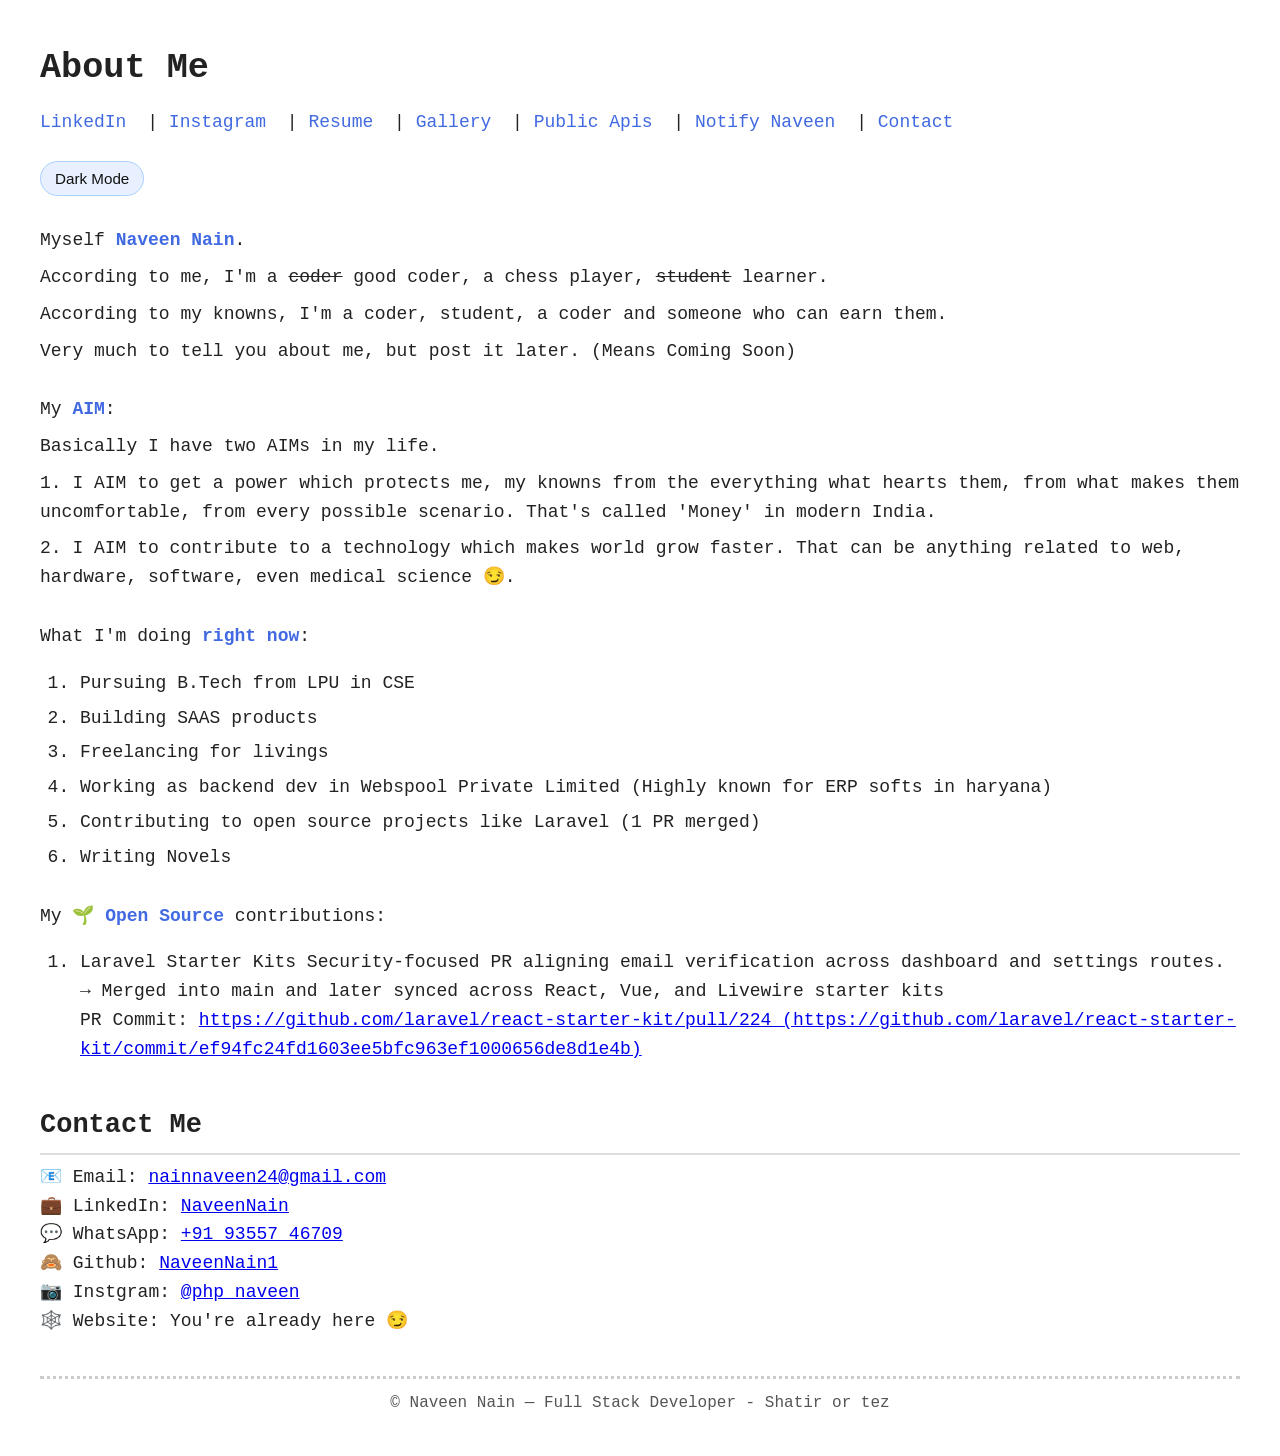
<file: index.html>
<!DOCTYPE html>
<html lang="en">
<head>
    <meta charset="UTF-8">
    <meta name="viewport" content="width=device-width, initial-scale=1.0">
    <title>Naveen Nain | Full Stack Developer</title>
    <link rel="sitemap" type="application/xml" title="Sitemap" href="/sitemap.xml">
    <link rel="stylesheet" href="index.css">
</head>

<body>

<header>
    <h1>About Me</h1>

    <nav>
        <a href="https://www.linkedin.com/in/naveennain/" target="_blank">LinkedIn</a> |
        <a href="https://instagram.com/php_naveen" target="_blank">Instagram</a> |
        <a href="https://resume.naveennain.in" target="_blank">Resume</a> |
        <a href="gallery.html" target="_self">Gallery</a> |
        <a href="public-apis.html" target="_self">Public Apis</a> |
        <a href="notify-naveen.html" target="_self">Notify Naveen</a> |
        <a href="#contact">Contact</a>
    </nav>
    <button id="theme-toggle" type="button">Dark Mode</button>
</header>

<section>
    <p>Myself <span class="highlight">Naveen Nain</span>.</p>
<p>According to me, I'm a <del>coder</del> good coder, a chess player, <del>student</del> learner.</p>
<p>According to my knowns, I'm a coder, student, a coder and someone who can earn them.</p>
<p>
  
Very much to tell you about me, but post it later. (Means Coming Soon)
</p>
   
</section>


<section>
    <p>My <span class="highlight">AIM</span>:</p>
    <p>Basically I have two AIMs in my life.</p>
<p>1. I AIM to get a power which protects me, my knowns from the everything what hearts them, from what makes them uncomfortable, from every possible scenario. That's called 'Money' in modern India.</p>
</p>
<p>2. I AIM to contribute to a technology which makes world grow faster. That can be anything related to web, hardware, software, even medical science 😏.</p>
</p>
</section>

<section>
    <p>What I'm doing <span class="highlight">right now</span>:</p>
    <ol type="">
        <li>Pursuing B.Tech from LPU in CSE</li>
        <li>Building SAAS products</li>
        <li>Freelancing for livings</li>
        <li>Working as backend dev in Webspool Private Limited (Highly known for ERP softs in haryana)</li>
        <li>Contributing to open source projects like Laravel (1 PR merged)</li>
        <li>Writing Novels</li>
    </ol>
 
</section>
<section>
    <p>My <span class="highlight">🌱 Open Source</span> contributions:</p>
    <ol type="">
        <li>Laravel Starter Kits
Security-focused PR aligning email verification across dashboard and settings routes.<br>
→ Merged into main and later synced across React, Vue, and Livewire starter kits<br>
PR Commit: <a href="https://github.com/laravel/react-starter-kit/commit/ef94fc24fd1603ee5bfc963ef1000656de8d1e4b">https://github.com/laravel/react-starter-kit/pull/224 (https://github.com/laravel/react-starter-kit/commit/ef94fc24fd1603ee5bfc963ef1000656de8d1e4b)</a>
</li>
        
    </ol>
 
</section>

<section id="contact">
    <h2>Contact Me</h2>
    <p>
        📧 Email: <a href="mailto:nainnaveen24@gmail.com">nainnaveen24@gmail.com</a><br>
        💼 LinkedIn: <a href="https://www.linkedin.com/in/naveennain/">NaveenNain</a><br>
        💬 WhatsApp: <a href="https://wa.me/919355746709">+91 93557 46709</a><br>
        🙈 Github: <a href="https://github.com/NaveenNain1">NaveenNain1</a><br>
        📷 Instgram: <a href="https://instagram.com/php_naveen">@php_naveen</a><br>
        🕸️ Website: You're already here 😏
    </p>
</section>

<footer>
    © Naveen Nain — Full Stack Developer - Shatir or tez
</footer>

<script>
(function() {
    const themeToggle = document.getElementById('theme-toggle');
    const root = document.documentElement;
    const storedTheme = localStorage.getItem('theme');
    const prefersDark = window.matchMedia('(prefers-color-scheme: dark)').matches;
    const setTheme = theme => {
        root.setAttribute('data-theme', theme);
        themeToggle.textContent = theme === 'dark' ? 'Light Mode' : 'Dark Mode';
    };
    const currentTheme = storedTheme || (prefersDark ? 'dark' : 'light');
    setTheme(currentTheme);
    themeToggle.addEventListener('click', function() {
        const nextTheme = root.getAttribute('data-theme') === 'dark' ? 'light' : 'dark';
        setTheme(nextTheme);
        localStorage.setItem('theme', nextTheme);
    });
})();
</script>

</body>
</html>
</file>
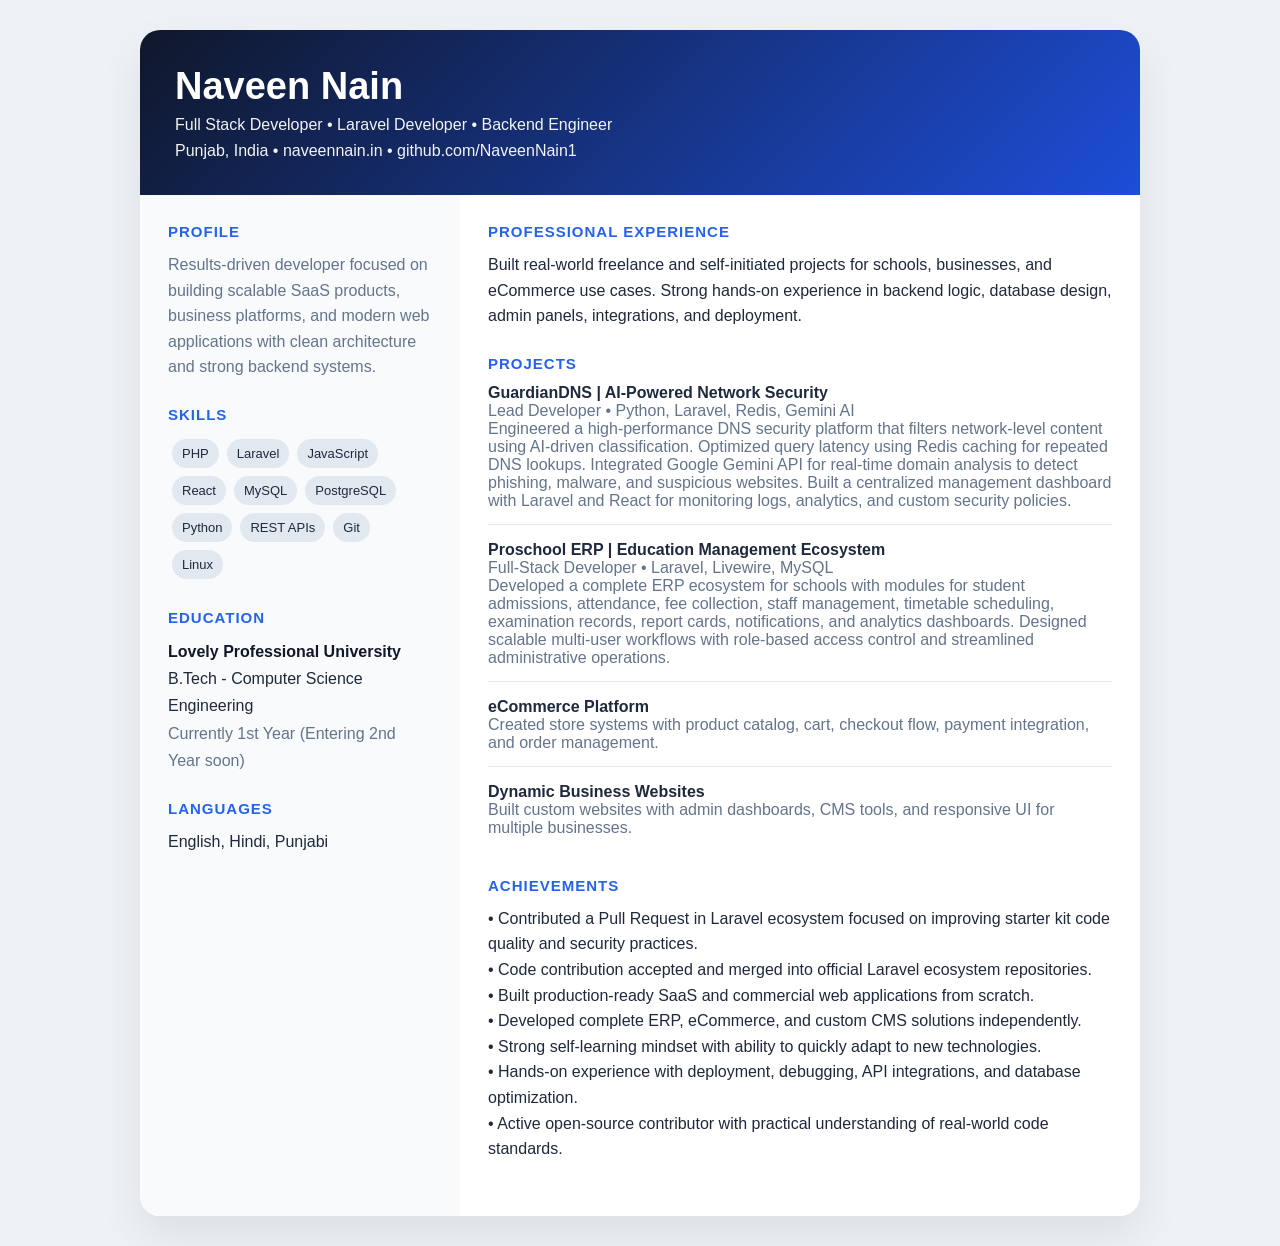
<file: cv.html>
<!DOCTYPE html>
<html lang="en">
<head>
<meta charset="UTF-8">
<meta name="viewport" content="width=device-width, initial-scale=1.0">
<title>Naveen Nain | Resume</title>
<style>
*{margin:0;padding:0;box-sizing:border-box}body{font-family:Inter,Arial,sans-serif;background:#eef2f7;color:#1e293b;padding:30px}.resume{max-width:1000px;margin:auto;background:#fff;border-radius:20px;overflow:hidden;box-shadow:0 20px 45px rgba(0,0,0,.08)}.top{background:linear-gradient(135deg,#0f172a,#1d4ed8);color:#fff;padding:35px}.top h1{font-size:38px}.top p{margin-top:8px;opacity:.95}.main{display:grid;grid-template-columns:320px 1fr}.left{background:#f8fafc;padding:28px}.right{padding:28px}.section{margin-bottom:26px}.section h3{font-size:15px;text-transform:uppercase;letter-spacing:1px;color:#2563eb;margin-bottom:12px}.item{margin-bottom:12px;line-height:1.6}.skills span{display:inline-block;background:#e2e8f0;padding:7px 10px;border-radius:999px;margin:4px;font-size:13px}.project{margin-bottom:16px;padding-bottom:14px;border-bottom:1px solid #e5e7eb}.project:last-child{border:none}.muted{color:#64748b}.edu{line-height:1.7}.highlight{font-weight:600;color:#111827}@media(max-width:820px){.main{grid-template-columns:1fr}.left{border-bottom:1px solid #e5e7eb}body{padding:10px}}
</style>
</head>
<body>
<div class="resume">
<div class="top">
<h1>Naveen Nain</h1>
<p>Full Stack Developer • Laravel Developer • Backend Engineer</p>
<p>Punjab, India • naveennain.in • github.com/NaveenNain1</p>
</div>
<div class="main">
<div class="left">
<div class="section">
<h3>Profile</h3>
<p class="item muted">Results-driven developer focused on building scalable SaaS products, business platforms, and modern web applications with clean architecture and strong backend systems.</p>
</div>
<div class="section">
<h3>Skills</h3>
<div class="skills">
<span>PHP</span><span>Laravel</span><span>JavaScript</span><span>React</span><span>MySQL</span><span>PostgreSQL</span><span>Python</span><span>REST APIs</span><span>Git</span><span>Linux</span>
</div>
</div>
<div class="section">
<h3>Education</h3>
<p class="edu"><span class="highlight">Lovely Professional University</span><br>B.Tech - Computer Science Engineering<br><span class="muted">Currently 1st Year (Entering 2nd Year soon)</span></p>
</div>
<div class="section">
<h3>Languages</h3>
<p class="item">English, Hindi, Punjabi</p>
</div>
</div>
<div class="right">
<div class="section">
<h3>Professional Experience</h3>
<p class="item">Built real-world freelance and self-initiated projects for schools, businesses, and eCommerce use cases. Strong hands-on experience in backend logic, database design, admin panels, integrations, and deployment.</p>
</div>
<div class="section">
<h3>Projects</h3>
<div class="project"><strong>GuardianDNS | AI-Powered Network Security</strong><div class="muted">Lead Developer • Python, Laravel, Redis, Gemini AI<br>Engineered a high-performance DNS security platform that filters network-level content using AI-driven classification. Optimized query latency using Redis caching for repeated DNS lookups. Integrated Google Gemini API for real-time domain analysis to detect phishing, malware, and suspicious websites. Built a centralized management dashboard with Laravel and React for monitoring logs, analytics, and custom security policies.</div></div>
<div class="project"><strong>Proschool ERP | Education Management Ecosystem</strong><div class="muted">Full-Stack Developer • Laravel, Livewire, MySQL<br>Developed a complete ERP ecosystem for schools with modules for student admissions, attendance, fee collection, staff management, timetable scheduling, examination records, report cards, notifications, and analytics dashboards. Designed scalable multi-user workflows with role-based access control and streamlined administrative operations.</div></div>
<div class="project"><strong>eCommerce Platform</strong><div class="muted">Created store systems with product catalog, cart, checkout flow, payment integration, and order management.</div></div>
<div class="project"><strong>Dynamic Business Websites</strong><div class="muted">Built custom websites with admin dashboards, CMS tools, and responsive UI for multiple businesses.</div></div>
</div>
<div class="section">
<h3>Achievements</h3>
<p class="item">• Contributed a Pull Request in Laravel ecosystem focused on improving starter kit code quality and security practices.<br>• Code contribution accepted and merged into official Laravel ecosystem repositories.<br>• Built production-ready SaaS and commercial web applications from scratch.<br>• Developed complete ERP, eCommerce, and custom CMS solutions independently.<br>• Strong self-learning mindset with ability to quickly adapt to new technologies.<br>• Hands-on experience with deployment, debugging, API integrations, and database optimization.<br>• Active open-source contributor with practical understanding of real-world code standards.</p>
</div>
</div>
</div>
</div>
</body>
</html>
</file>
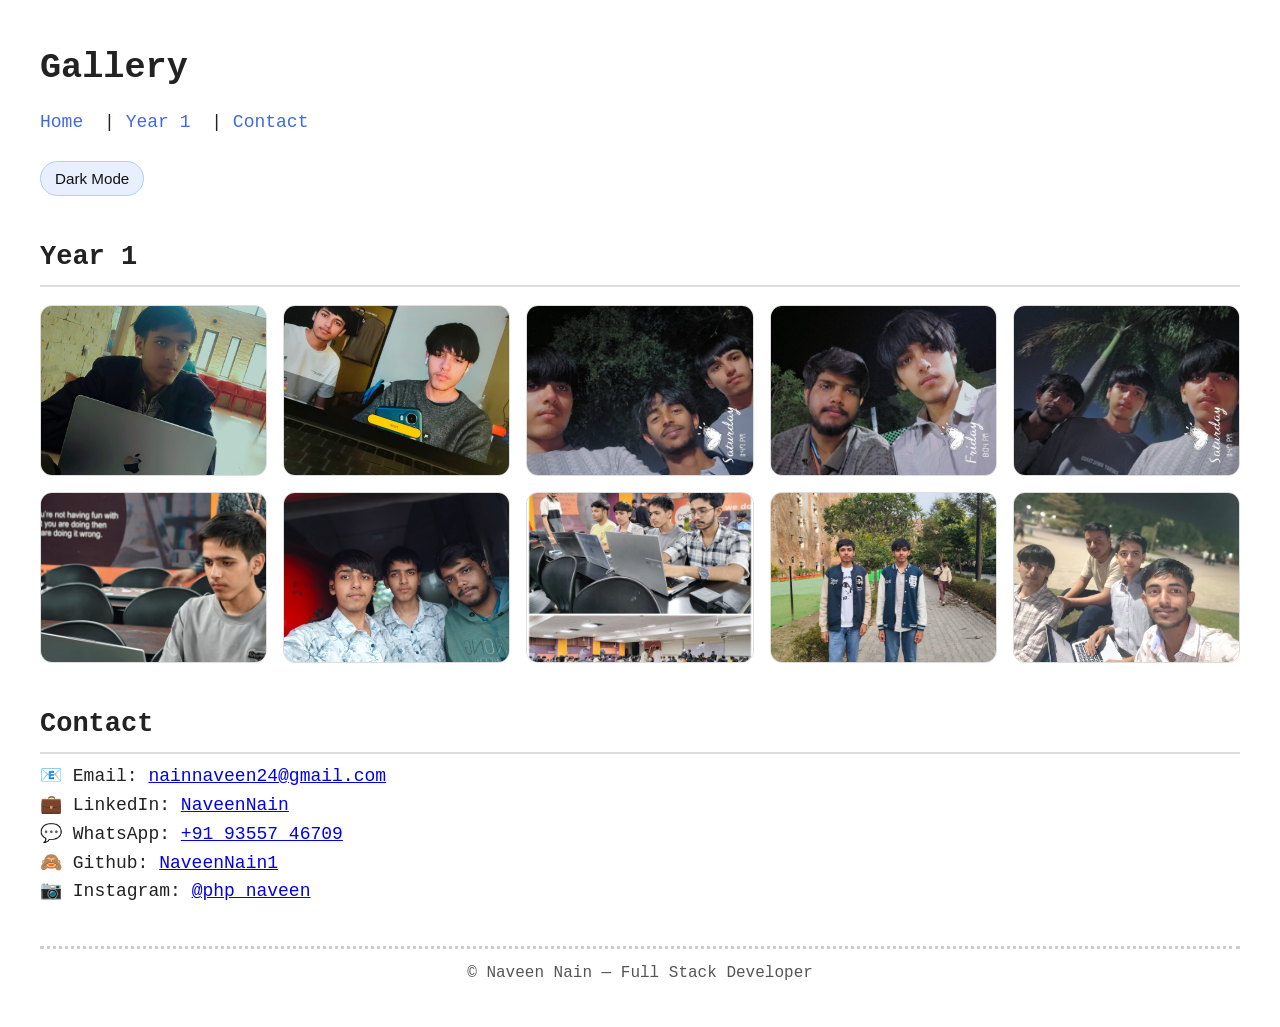
<file: gallery.html>
<!DOCTYPE html>
<html lang="en">
<head>
    <meta charset="UTF-8">
    <meta name="viewport" content="width=device-width, initial-scale=1.0">
    <title>Gallery | Naveen Nain</title>
    <link rel="stylesheet" href="index.css">
</head>

<body>

<header>
    <h1>Gallery</h1>

    <nav>
        <a href="index.html">Home</a> |
        <a href="#year1">Year 1</a> |
        <a href="#contact">Contact</a>
    </nav>
    <button id="theme-toggle" type="button">Dark Mode</button>
</header>

<section id="year1">
    <h2>Year 1</h2>
    <div class="gallery-grid">
        <figure class="gallery-item">
            <a href="images/gallery/naveen.jpeg" target="_blank" rel="noopener noreferrer">
                <img src="images/gallery/naveen.jpeg" alt="Naveen" loading="lazy">
            </a>
        </figure>
        <figure class="gallery-item">
            <a href="images/gallery/naveen_and_nitish.jpeg" target="_blank" rel="noopener noreferrer">
                <img src="images/gallery/naveen_and_nitish.jpeg" alt="Naveen and Nitish" loading="lazy">
            </a>
        </figure>
        <figure class="gallery-item">
            <a href="images/gallery/Naveen%20Samir%20Nitish.jpeg" target="_blank" rel="noopener noreferrer">
                <img src="images/gallery/Naveen%20Samir%20Nitish.jpeg" alt="Naveen Samir Nitish" loading="lazy">
            </a>
        </figure>
        <figure class="gallery-item">
            <a href="images/gallery/naveen%20and%20aman.jpeg" target="_blank" rel="noopener noreferrer">
                <img src="images/gallery/naveen%20and%20aman.jpeg" alt="Naveen and Aman" loading="lazy">
            </a>
        </figure>
        <figure class="gallery-item">
            <a href="images/gallery/naveen%20samir%20nitish%202.jpeg" target="_blank" rel="noopener noreferrer">
                <img src="images/gallery/naveen%20samir%20nitish%202.jpeg" alt="Naveen Samir Nitish 2" loading="lazy">
            </a>
        </figure>
        <figure class="gallery-item">
            <a href="images/gallery/naveen2.jpeg" target="_blank" rel="noopener noreferrer">
                <img src="images/gallery/naveen2.jpeg" alt="Naveen 2" loading="lazy">
            </a>
        </figure>
        <figure class="gallery-item">
            <a href="images/gallery/naveen%20nitish%20aman.jpeg" target="_blank" rel="noopener noreferrer">
                <img src="images/gallery/naveen%20nitish%20aman.jpeg" alt="Naveen Nitish Aman" loading="lazy">
            </a>
        </figure>
        <figure class="gallery-item">
            <a href="images/gallery/naveen%20nitish%20gourav%20shashank.jpeg" target="_blank" rel="noopener noreferrer">
                <img src="images/gallery/naveen%20nitish%20gourav%20shashank.jpeg" alt="Naveen Nitish Gourav Shashank" loading="lazy">
            </a>
        </figure>
        <figure class="gallery-item">
            <a href="images/gallery/naveen%20and%20nitish.jpeg" target="_blank" rel="noopener noreferrer">
                <img src="images/gallery/naveen%20and%20nitish.jpeg" alt="Naveen and Nitish" loading="lazy">
            </a>
        </figure>
        <figure class="gallery-item">
            <a href="images/gallery/1st%20sem%20classmates.jpeg" target="_blank" rel="noopener noreferrer">
                <img src="images/gallery/1st%20sem%20classmates.jpeg" alt="1st sem classmates" loading="lazy">
            </a>
        </figure>
    </div>
</section>
 

<section id="contact">
    <h2>Contact</h2>
    <p>
        📧 Email: <a href="mailto:nainnaveen24@gmail.com">nainnaveen24@gmail.com</a><br>
        💼 LinkedIn: <a href="https://www.linkedin.com/in/naveennain/">NaveenNain</a><br>
        💬 WhatsApp: <a href="https://wa.me/919355746709">+91 93557 46709</a><br>
        🙈 Github: <a href="https://github.com/NaveenNain1">NaveenNain1</a><br>
        📷 Instagram: <a href="https://instagram.com/php_naveen">@php_naveen</a>
    </p>
</section>

<footer>
    © Naveen Nain — Full Stack Developer
</footer>

<script>
(function() {
    const themeToggle = document.getElementById('theme-toggle');
    const root = document.documentElement;
    const storedTheme = localStorage.getItem('theme');
    const prefersDark = window.matchMedia('(prefers-color-scheme: dark)').matches;
    const setTheme = theme => {
        root.setAttribute('data-theme', theme);
        themeToggle.textContent = theme === 'dark' ? 'Light Mode' : 'Dark Mode';
    };
    const currentTheme = storedTheme || (prefersDark ? 'dark' : 'light');
    setTheme(currentTheme);
    themeToggle.addEventListener('click', function() {
        const nextTheme = root.getAttribute('data-theme') === 'dark' ? 'light' : 'dark';
        setTheme(nextTheme);
        localStorage.setItem('theme', nextTheme);
    });
})();
</script>

</body>
</html>
</file>
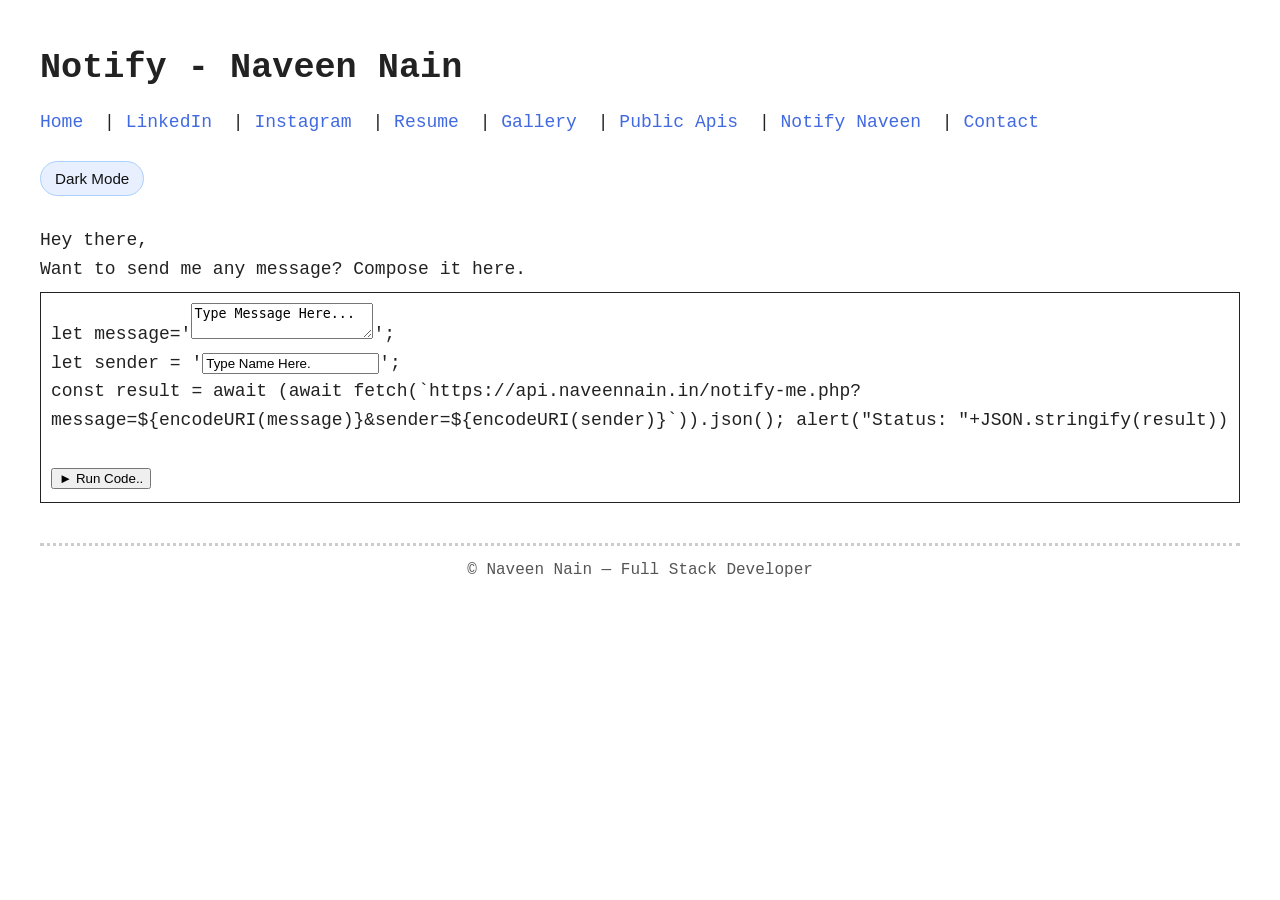
<file: notify-naveen.html>
<!DOCTYPE html>
<html lang="en">
<head>
    <meta charset="UTF-8">
    <meta name="viewport" content="width=device-width, initial-scale=1.0">
    <title>Public Apis | Naveen Nain</title>
    <link rel="stylesheet" href="index.css">
</head>

<body>

<header>
    <h1>Notify - Naveen Nain</h1>

    <nav>
        <a href="/" target="_blank">Home</a> |
         <a href="https://www.linkedin.com/in/naveennain/" target="_blank">LinkedIn</a> |
        <a href="https://instagram.com/php_naveen" target="_blank">Instagram</a> |
        <a href="https://resume.naveennain.in" target="_blank">Resume</a> |
        <a href="gallery.html" target="_self">Gallery</a> |
        <a href="public-apis.html" target="_self">Public Apis</a> |
        <a href="notify-naveen.html" target="_self">Notify Naveen</a> |
        <a href="/#contact">Contact</a>
    </nav>
    <button id="theme-toggle" type="button">Dark Mode</button>
</header>

<section id="public-apis">
 <p>
  Hey there,<br>
Want to send me any message? Compose it here.<br>
<div style="padding:10px;border: 1px solid;">
let message='<textarea id="message" onfocus="this.value = this.value=='Type Message Here...'?'':this.value">Type Message Here...</textarea>';<br>
let sender = '<input id="sender" value="Type Name Here." onfocus="this.value=''">';<br>
const result = await (await fetch(`https://api.naveennain.in/notify-me.php?message=${encodeURI(message)}&sender=${encodeURI(sender)}`)).json();
alert("Status: "+JSON.stringify(result))
<br><br>
<button onclick="sendMessage(this);">&#9658; Run Code..</button>
</div>
</p>
</section>
 

<footer>
    © Naveen Nain — Full Stack Developer
</footer>

<script>
(function() {
    const themeToggle = document.getElementById('theme-toggle');
    const root = document.documentElement;
    const storedTheme = localStorage.getItem('theme');
    const prefersDark = window.matchMedia('(prefers-color-scheme: dark)').matches;
    const setTheme = theme => {
        root.setAttribute('data-theme', theme);
        themeToggle.textContent = theme === 'dark' ? 'Light Mode' : 'Dark Mode';
    };
    const currentTheme = storedTheme || (prefersDark ? 'dark' : 'light');
    setTheme(currentTheme);
    themeToggle.addEventListener('click', function() {
        const nextTheme = root.getAttribute('data-theme') === 'dark' ? 'light' : 'dark';
        setTheme(nextTheme);
        localStorage.setItem('theme', nextTheme);
    });
})();
async function sendMessage(btn){
btn.innerHTML='Sending....';
const message = document.getElementById("message").value;
const sender = document.getElementById("sender").value;
const result = await (await fetch(`https://api.naveennain.in/notify-me.php?message=${encodeURI(message)}&sender=${encodeURI(sender)}`)).json();
alert("Status: "+JSON.stringify(result));

btn.innerHTML='&#9658; Run Code..';

}
</script>

</body>
</html>
</file>
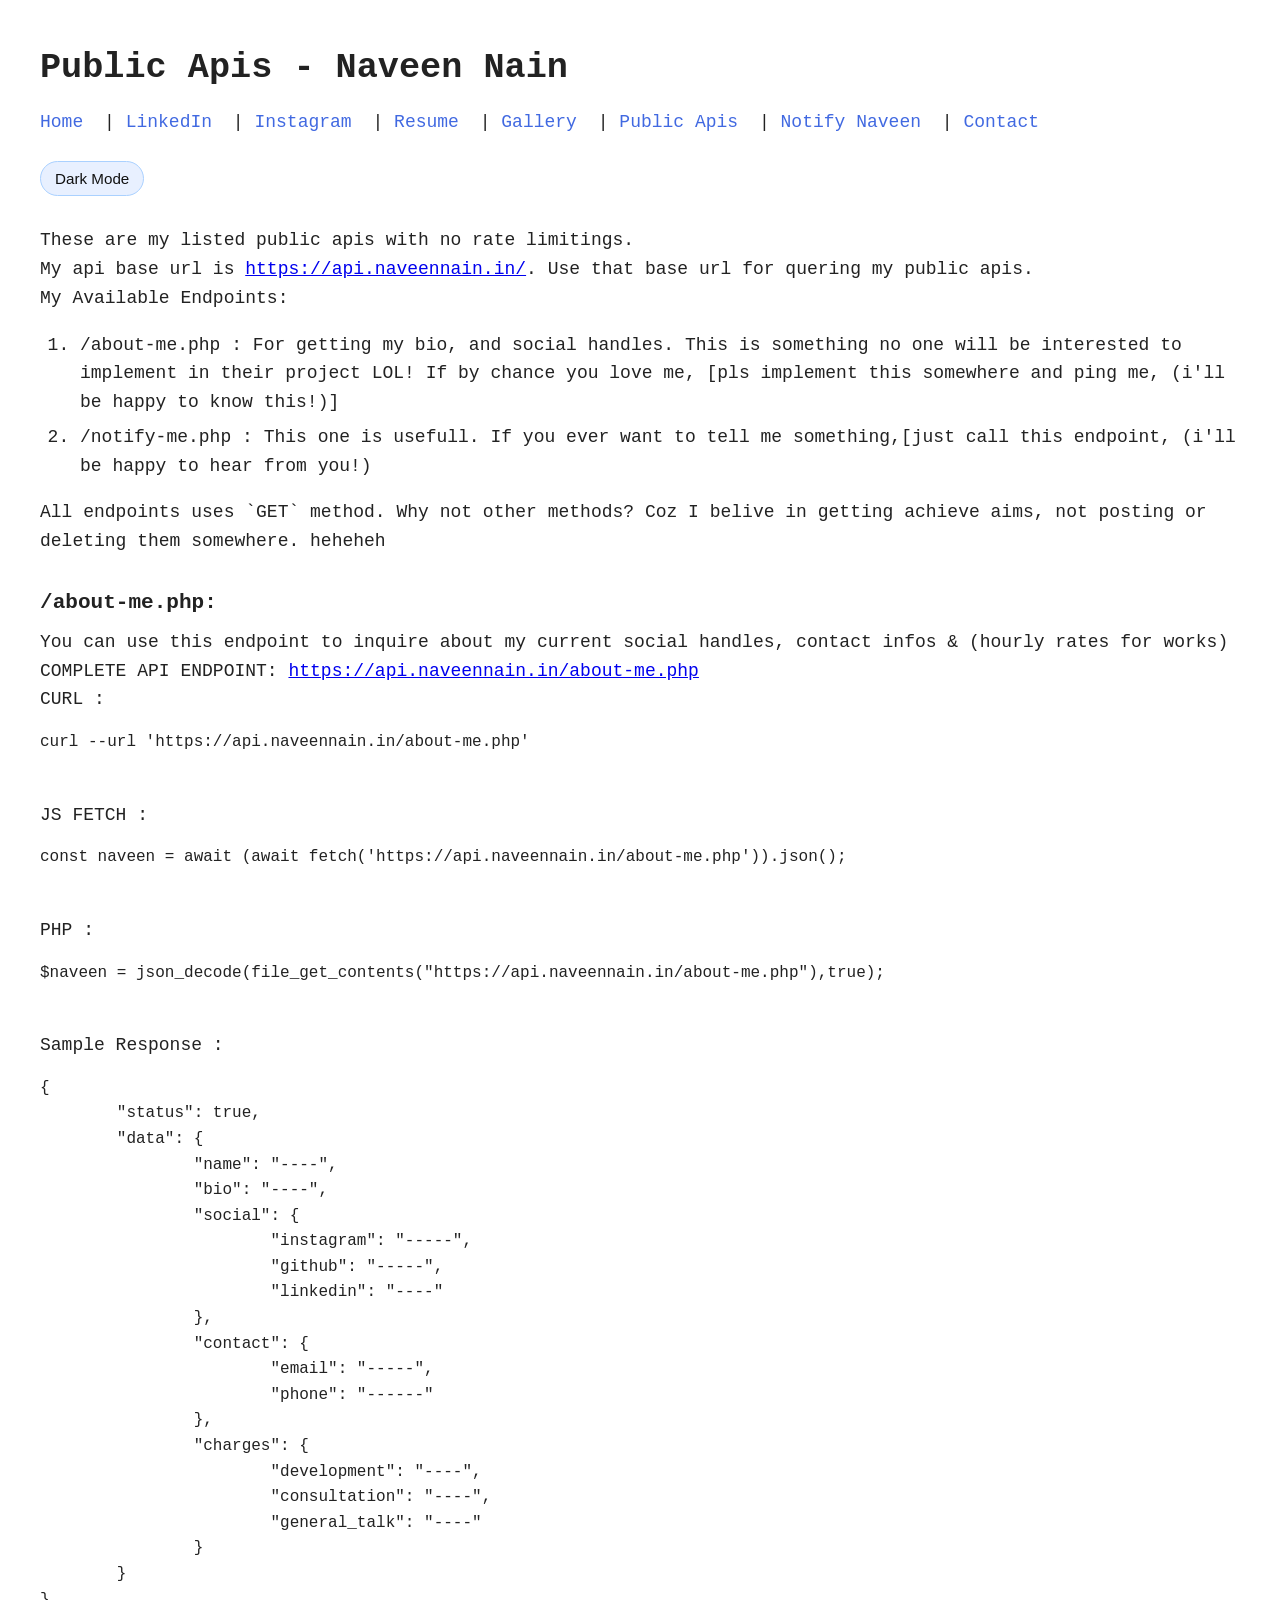
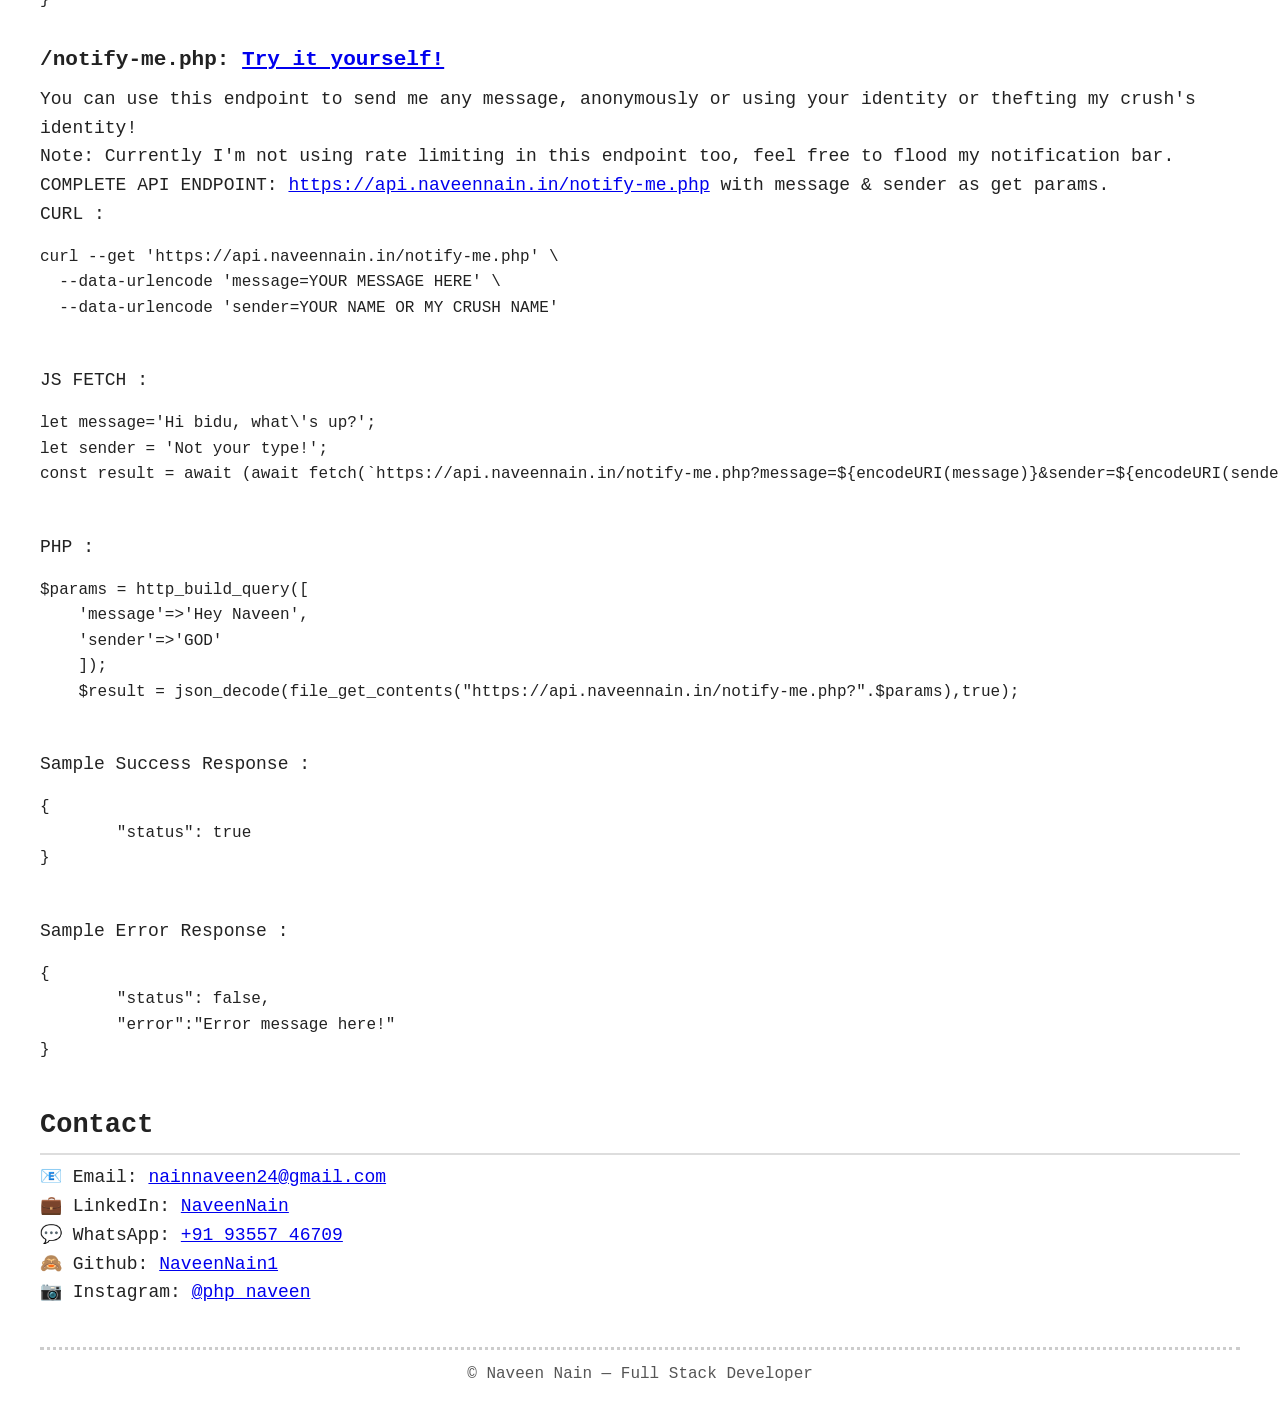
<file: public-apis.html>
<!DOCTYPE html>
<html lang="en">
<head>
    <meta charset="UTF-8">
    <meta name="viewport" content="width=device-width, initial-scale=1.0">
    <title>Public Apis | Naveen Nain</title>
    <link rel="stylesheet" href="index.css">
</head>

<body>

<header>
    <h1>Public Apis - Naveen Nain</h1>

    <nav>
                <a href="/" target="_blank">Home</a> |

          <a href="https://www.linkedin.com/in/naveennain/" target="_blank">LinkedIn</a> |
        <a href="https://instagram.com/php_naveen" target="_blank">Instagram</a> |
        <a href="https://resume.naveennain.in" target="_blank">Resume</a> |
        <a href="gallery.html" target="_self">Gallery</a> |
        <a href="public-apis.html" target="_self">Public Apis</a> |
        <a href="notify-naveen.html" target="_self">Notify Naveen</a> |
        <a href="/#contact">Contact</a>
    </nav>
    <button id="theme-toggle" type="button">Dark Mode</button>
</header>

<section id="public-apis">
 <p>
   These are my listed public apis with no rate limitings.<br>
   My api base url is <a href="https://api.naveennain.in/">https://api.naveennain.in/</a>. Use that base url for quering my public apis.<br>
   My Available Endpoints:<br>
   <ol>
    <li>/about-me.php : For getting my bio, and social handles. This is something no one will be interested to implement in their project LOL! If by chance you love me, [pls implement this somewhere and ping me, (i'll be happy to know this!)]</li>
    <li>/notify-me.php : This one is usefull. If you ever want to tell me something,[just call this endpoint, (i'll be happy to hear from you!)</li>
   </ol>
 </p>
<p>All endpoints uses `GET` method. Why not other methods? Coz I belive in getting achieve aims, not posting or deleting them somewhere. heheheh</p>
</section>
 <section id="about-me_php">
<h3>/about-me.php: </h3>
You can use this endpoint to inquire about my current social handles, contact infos & (hourly rates for works)<br>
COMPLETE API ENDPOINT: <a href="https://api.naveennain.in/about-me.php">https://api.naveennain.in/about-me.php</a>
<br>
CURL : <pre>curl --url 'https://api.naveennain.in/about-me.php' </pre>
<br>
JS FETCH : 
<pre>const naveen = await (await fetch('https://api.naveennain.in/about-me.php')).json();</pre>
<br>
PHP : 
<pre>$naveen = json_decode(file_get_contents("https://api.naveennain.in/about-me.php"),true);</pre>
<br>
Sample Response : 
<pre id="sample-about-me-response">{
	"status": true,
	"data": {
		"name": "----",
		"bio": "----",
		"social": {
			"instagram": "-----",
			"github": "-----",
			"linkedin": "----"
		},
		"contact": {
			"email": "-----",
			"phone": "------"
		},
		"charges": {
			"development": "----",
			"consultation": "----",
			"general_talk": "----"
		}
	}
}</pre>
 </section>



 <!--  -->
<section id="notify-me_php">
<h3>/notify-me.php: <a href="/notify-naveen.html">Try it yourself!</a></h3>
You can use this endpoint to send me any message, anonymously or using your identity or thefting my crush's identity!<br>
Note: Currently I'm not using rate limiting in this endpoint too, feel free to flood my notification bar.<br>
COMPLETE API ENDPOINT: <a href="https://api.naveennain.in/notify-me.php">https://api.naveennain.in/notify-me.php</a> with message & sender as get params.
<br>
CURL : <pre>curl --get 'https://api.naveennain.in/notify-me.php' \
  --data-urlencode 'message=YOUR MESSAGE HERE' \
  --data-urlencode 'sender=YOUR NAME OR MY CRUSH NAME'</pre>
<br>
JS FETCH : 
<pre>let message='Hi bidu, what\'s up?';
let sender = 'Not your type!';
const result = await (await fetch(`https://api.naveennain.in/notify-me.php?message=${encodeURI(message)}&sender=${encodeURI(sender)}`)).json();</pre>
<br>
PHP : 
<pre>$params = http_build_query([
    'message'=>'Hey Naveen',
    'sender'=>'GOD'
    ]);
    $result = json_decode(file_get_contents("https://api.naveennain.in/notify-me.php?".$params),true);</pre>
<br>
Sample Success Response : 
<pre id="sample-notify-me-response">{
	"status": true
}</pre>
<br>
Sample Error Response : 
<pre id="sample-notify-me-response">{
	"status": false,
        "error":"Error message here!"
}</pre>
 </section>
 <!--  -->
<section id="contact">
    <h2>Contact</h2>
    <p>
        📧 Email: <a href="mailto:nainnaveen24@gmail.com">nainnaveen24@gmail.com</a><br>
        💼 LinkedIn: <a href="https://www.linkedin.com/in/naveennain/">NaveenNain</a><br>
        💬 WhatsApp: <a href="https://wa.me/919355746709">+91 93557 46709</a><br>
        🙈 Github: <a href="https://github.com/NaveenNain1">NaveenNain1</a><br>
        📷 Instagram: <a href="https://instagram.com/php_naveen">@php_naveen</a>
    </p>
</section>

<footer>
    © Naveen Nain — Full Stack Developer
</footer>

<script>
(function() {
    const themeToggle = document.getElementById('theme-toggle');
    const root = document.documentElement;
    const storedTheme = localStorage.getItem('theme');
    const prefersDark = window.matchMedia('(prefers-color-scheme: dark)').matches;
    const setTheme = theme => {
        root.setAttribute('data-theme', theme);
        themeToggle.textContent = theme === 'dark' ? 'Light Mode' : 'Dark Mode';
    };
    const currentTheme = storedTheme || (prefersDark ? 'dark' : 'light');
    setTheme(currentTheme);
    themeToggle.addEventListener('click', function() {
        const nextTheme = root.getAttribute('data-theme') === 'dark' ? 'light' : 'dark';
        setTheme(nextTheme);
        localStorage.setItem('theme', nextTheme);
    });
})();
(async function(){
    const naveen = await (await fetch('https://api.naveennain.in/about-me.php')).json();
    if(naveen.status){
        document.getElementById("sample-about-me-response").innerHTML=JSON.stringify(naveen,null, "\t");
    }
})();
</script>

</body>
</html>
</file>
<file: index.css>
:root {
            color-scheme: light dark;
            --bg: #ffffff;
            --text: #222222;
            --muted: #555555;
            --border: #dddddd;
            --accent: royalblue;
            --link: royalblue;
            --footer-border: #cccccc;
            --button-bg: #e8f0ff;
            --button-text: #111111;
            --button-border: #aad1ff;
        }

        :root[data-theme='light'] {
            --bg: #ffffff;
            --text: #222222;
            --muted: #555555;
            --border: #dddddd;
            --accent: royalblue;
            --link: royalblue;
            --footer-border: #cccccc;
            --button-bg: #e8f0ff;
            --button-text: #111111;
            --button-border: #aad1ff;
        }

        @media (prefers-color-scheme: dark) {
            :root:not([data-theme]) {
                --bg: #0f1724;
                --text: #f8fafc;
                --muted: #94a3b8;
                --border: #334155;
                --accent: #7dd3fc;
                --link: #7dd3fc;
                --footer-border: #475569;
                --button-bg: #1e293b;
                --button-text: #e2e8f0;
                --button-border: #3b82f6;
            }
        }

        :root[data-theme='dark'] {
            --bg: #0f1724;
            --text: #f8fafc;
            --muted: #94a3b8;
            --border: #334155;
            --accent: #7dd3fc;
            --link: #7dd3fc;
            --footer-border: #475569;
            --button-bg: #1e293b;
            --button-text: #e2e8f0;
            --button-border: #3b82f6;
        }

        body {
            font-family: "Courier New", Courier, monospace;
            font-size: large;
            line-height: 1.6;
            max-width: 1200px;
            margin: 40px auto;
            padding: 0 20px;
            color: var(--text);
            background: var(--bg);
        }

        h1, h2, h3 {
            margin-bottom: 8px;
        }

        h1 {
            font-size: 2.2rem;
        }

        h2 {
            margin-top: 40px;
            border-bottom: 2px solid var(--border);
            padding-bottom: 6px;
        }

        p {
            margin: 8px 0;
        }

        ul {
            margin: 8px 0 16px 20px;
        }

        li {
            margin-bottom: 6px;
        }

        nav {
            margin: 12px 0;
        }

        nav a {
            text-decoration: none;
            color: var(--link);
            margin-right: 10px;
        }

        nav a:hover {
            text-decoration: underline;
        }

        .gallery-grid {
            display: grid;
            grid-template-columns: repeat(auto-fit, minmax(240px, 1fr));
            gap: 18px;
            margin: 18px 0;
        }

        figure {
            margin: 0;
        }

        #theme-toggle {
            display: inline-block;
            margin-top: 12px;
            padding: 8px 14px;
            font-size: 0.95rem;
            border-radius: 999px;
            border: 1px solid var(--button-border);
            background: var(--button-bg);
            color: var(--button-text);
            cursor: pointer;
        }

        #theme-toggle:hover {
            text-decoration: underline;
        }

        section {
            margin-top: 30px;
        }

        .highlight {
            color: var(--accent);
            font-weight: bold;
        }

        .project {
            margin-bottom: 24px;
        }

        .project a {
            color: var(--link);
            text-decoration: none;
        }

        .project a:hover {
            text-decoration: underline;
        }

        .gallery-grid {
            display: grid;
            grid-template-columns: repeat(auto-fit, minmax(220px, 1fr));
            gap: 16px;
            margin: 18px 0;
        }

        .gallery-table {
            width: 100%;
            border-collapse: collapse;
            margin: 18px 0;
        }

        .gallery-table td {
            padding: 8px;
            vertical-align: top;
            border: 1px solid var(--border);
            background: rgba(255,255,255,0.05);
        }

        .gallery-table img {
            width: 100%;
            height: auto;
            display: block;
        }

        .gallery-item {
            display: grid;
            background: rgba(255,255,255,0.04);
            border: 1px solid var(--border);
            border-radius: 12px;
            overflow: hidden;
        }

        .gallery-item img {
            width: 100%;
            height: 100%;
            object-fit: cover;
            aspect-ratio: 4 / 3;
            display: block;
        }

        footer {
            margin-top: 40px;
            padding-top: 12px;
            border-top: 3px dotted var(--footer-border);
            font-size: medium;
            text-align: center;
            color: var(--muted);
        }

        @media (max-width: 600px) {
            body {
                font-size: medium;
            }
        }
</file>
